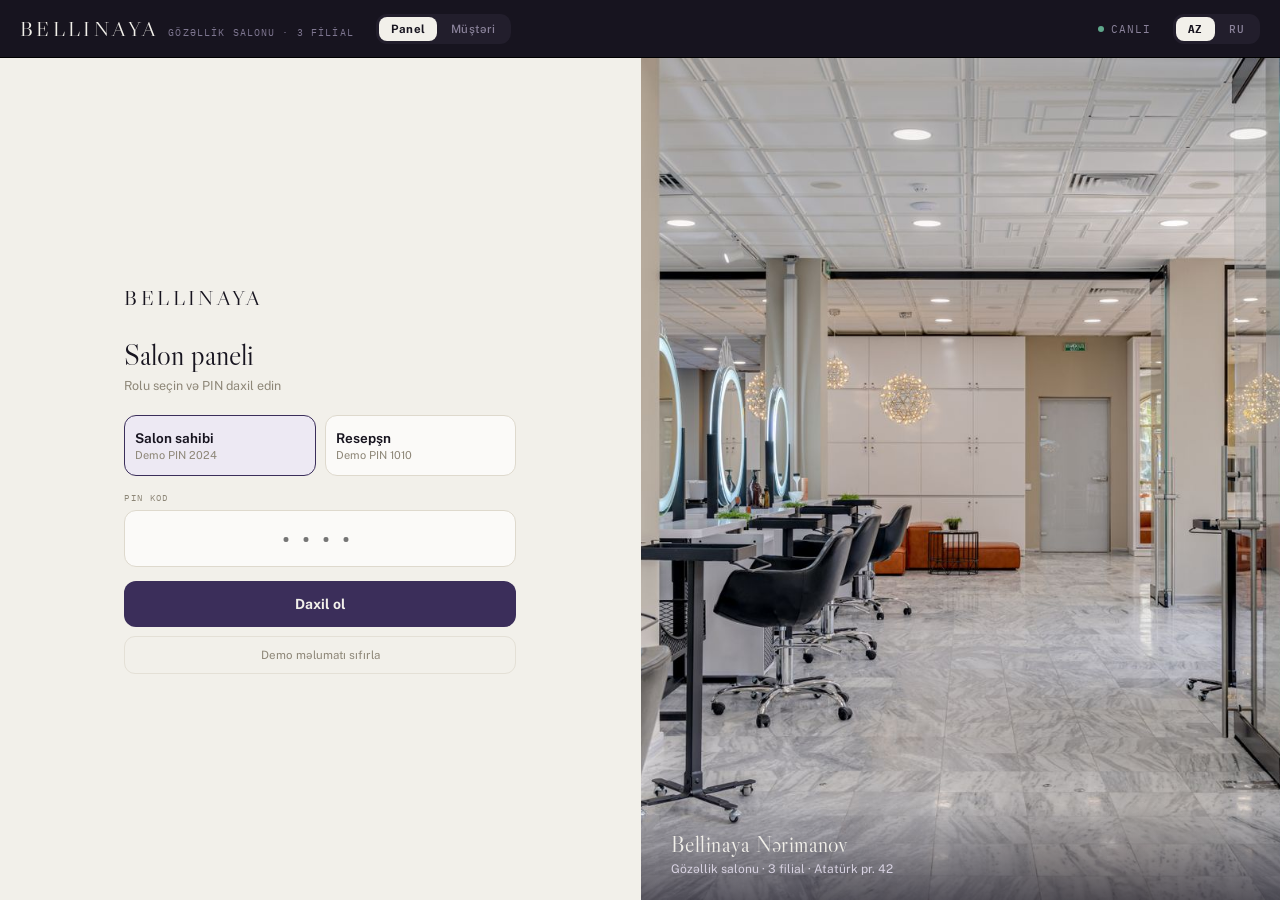
<file: index.html>
<!doctype html>
<html lang="az">
<head>
  <meta charset="utf-8">
  <meta name="viewport" content="width=device-width, initial-scale=1, viewport-fit=cover">
  <title>Bellinaya — Gözəllik salonu idarəetmə sistemi</title>
  <meta name="description"
    content="Bellinaya — gözəllik salonları üçün onlayn yazılış və idarəetmə sistemi. Jurnal, müştəri bazası, xidmətlər, anbar, kassa, əməkhaqqı və analitika bir yerdə. İnteraktiv nümayiş.">
  <meta name="theme-color" content="#17141F">

  <meta property="og:title" content="Bellinaya — Gözəllik salonu idarəetmə sistemi">
  <meta property="og:description"
    content="Onlayn yazılış, jurnal, müştəri bazası, kosmetika satışı, kassa və analitika — bir sistemdə. İnteraktiv nümayiş.">
  <meta property="og:type" content="website">

  <link rel="icon" href="data:image/svg+xml,%3Csvg xmlns='http://www.w3.org/2000/svg' viewBox='0 0 64 64'%3E%3Crect width='64' height='64' rx='14' fill='%233B2E5A'/%3E%3Ctext x='32' y='44' font-family='Georgia,serif' font-size='36' text-anchor='middle' fill='%23F2F0EA'%3EB%3C/text%3E%3C/svg%3E">

  <link rel="preconnect" href="https://fonts.googleapis.com">
  <link rel="preconnect" href="https://fonts.gstatic.com" crossorigin>
  <link href="https://fonts.googleapis.com/css2?family=Libre+Caslon+Display&family=Playfair+Display:wght@400;500&family=Public+Sans:wght@300..800&family=Inter:wght@400..700&family=IBM+Plex+Mono:wght@400;500&display=swap" rel="stylesheet">

  <link rel="stylesheet" href="app.css">
</head>
<body>
  <div id="app">
    <div class="bl-splash"><span>BELLINAYA</span></div>
  </div>
  <script src="data.js"></script>
  <script src="core.js"></script>
  <script src="panel.js"></script>
  <script src="client.js"></script>
  <script src="overlays.js"></script>
</body>
</html>
</file>
<file: app.css>
/* Bellinaya — base styles. Component styles live inline in render templates (app.js). */
*,*::before,*::after{box-sizing:border-box;}
html,body{margin:0;padding:0;background:#F2F0EA;color:#17141F;
  font-family:'Public Sans','Inter',system-ui,-apple-system,'Segoe UI',sans-serif;
  -webkit-font-smoothing:antialiased;height:100%;}
body{overflow:hidden;}
#app{height:100%;}
a{color:#3B2E5A;text-decoration:none;}
a:hover{color:#6F5C9E;}
input,select,button,textarea{font:inherit;color:inherit;}
button{cursor:pointer;-webkit-tap-highlight-color:transparent;}
button:focus-visible,input:focus-visible,select:focus-visible{outline:2px solid #6F5C9E;outline-offset:1px;}
input:focus,select:focus{outline:none;border-color:#3B2E5A !important;}
::-webkit-scrollbar{width:9px;height:9px;}
::-webkit-scrollbar-thumb{background:#CFCAC0;border-radius:9px;border:2px solid transparent;background-clip:content-box;}
::-webkit-scrollbar-track{background:transparent;}
.serif{font-family:'Libre Caslon Display','Playfair Display',Georgia,serif;}
.mono{font-family:'IBM Plex Mono',ui-monospace,Consolas,monospace;}

@keyframes bl-pulse{0%{box-shadow:0 0 0 0 rgba(59,46,90,.45);}70%{box-shadow:0 0 0 12px rgba(59,46,90,0);}100%{box-shadow:0 0 0 0 rgba(59,46,90,0);}}
@keyframes bl-up{from{transform:translateY(14px);opacity:0;}to{transform:translateY(0);opacity:1;}}
@keyframes bl-in{from{opacity:0;}to{opacity:1;}}
@keyframes bl-slide{from{transform:translateX(30px);opacity:0;}to{transform:translateX(0);opacity:1;}}
@keyframes bl-blink{0%,100%{opacity:1;}50%{opacity:.25;}}

/* initial loading splash (replaced by app render) */
.bl-splash{height:100vh;display:grid;place-items:center;background:#F2F0EA;}
.bl-splash span{font-family:'Libre Caslon Display','Playfair Display',Georgia,serif;
  font-size:24px;letter-spacing:.2em;color:#3B2E5A;animation:bl-blink 1.6s infinite;}

@media (max-width:760px){
  .hide-narrow{display:none !important;}
}
</file>
